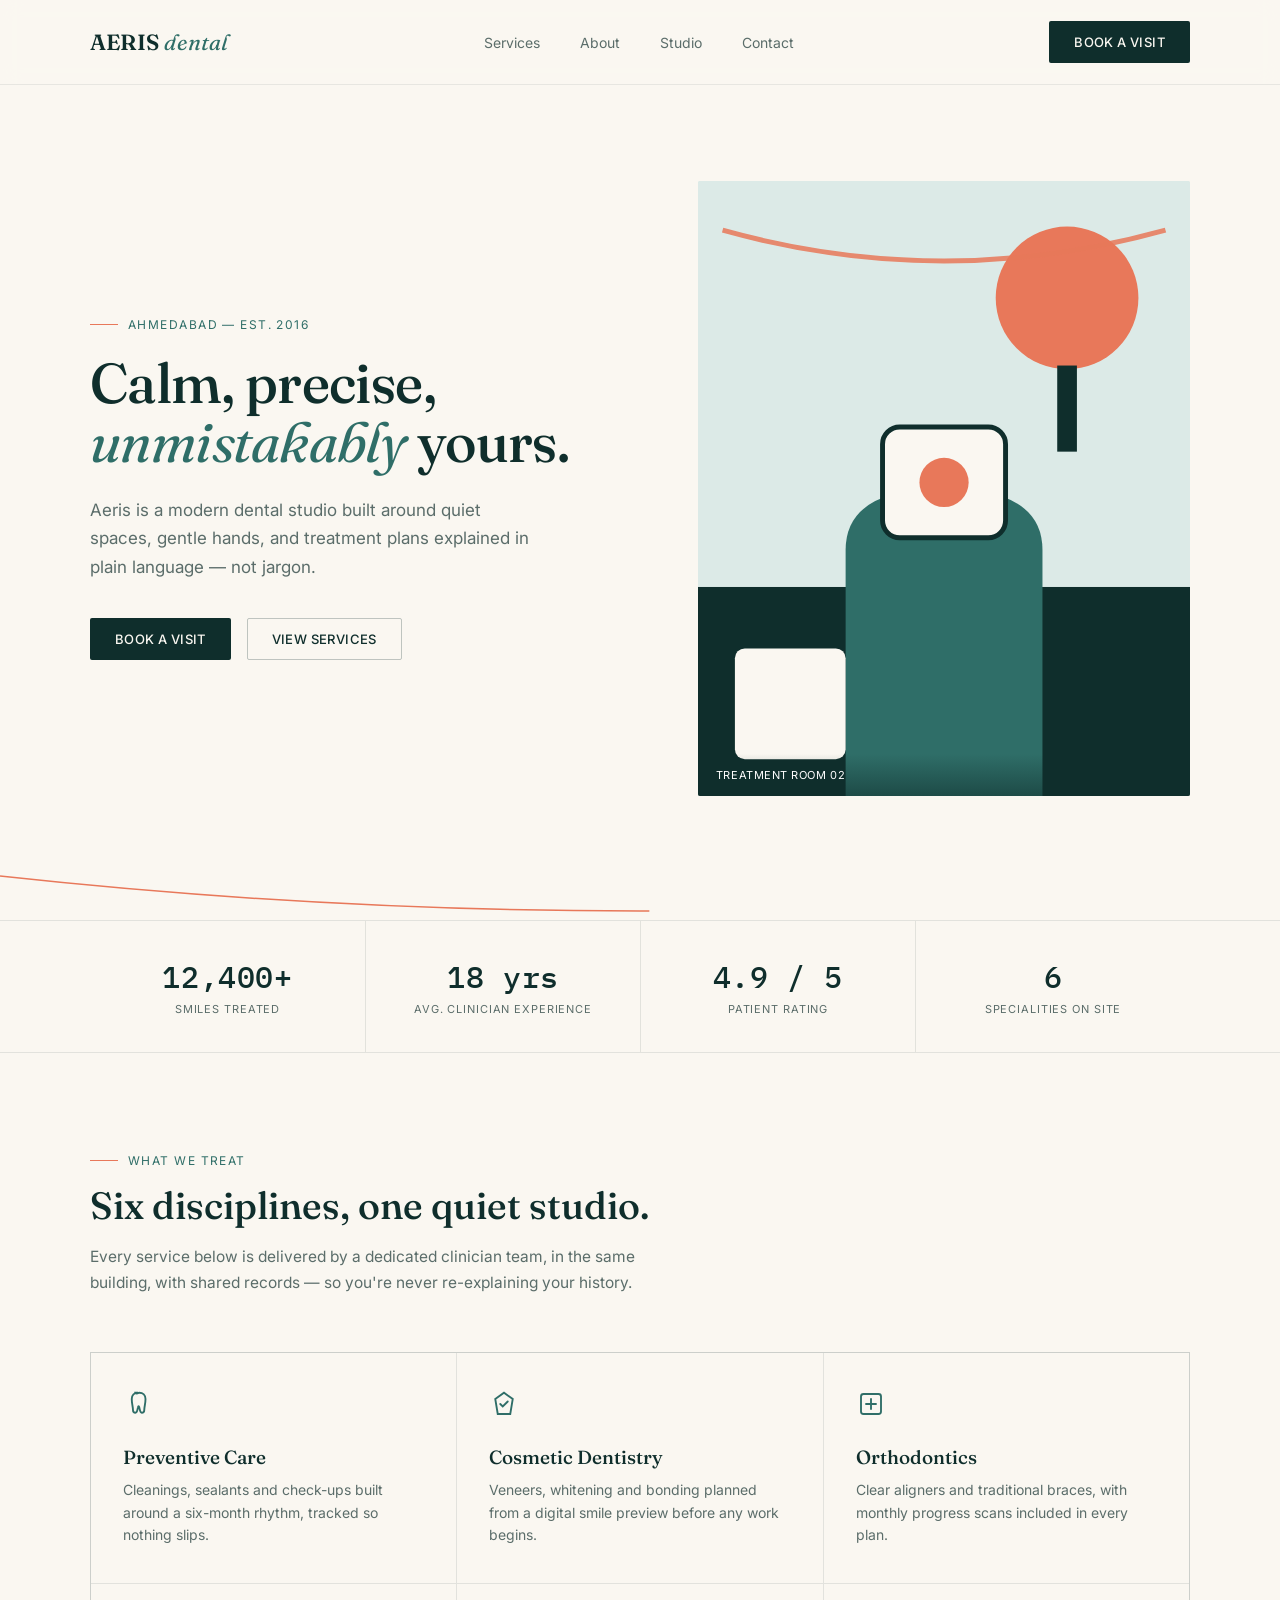
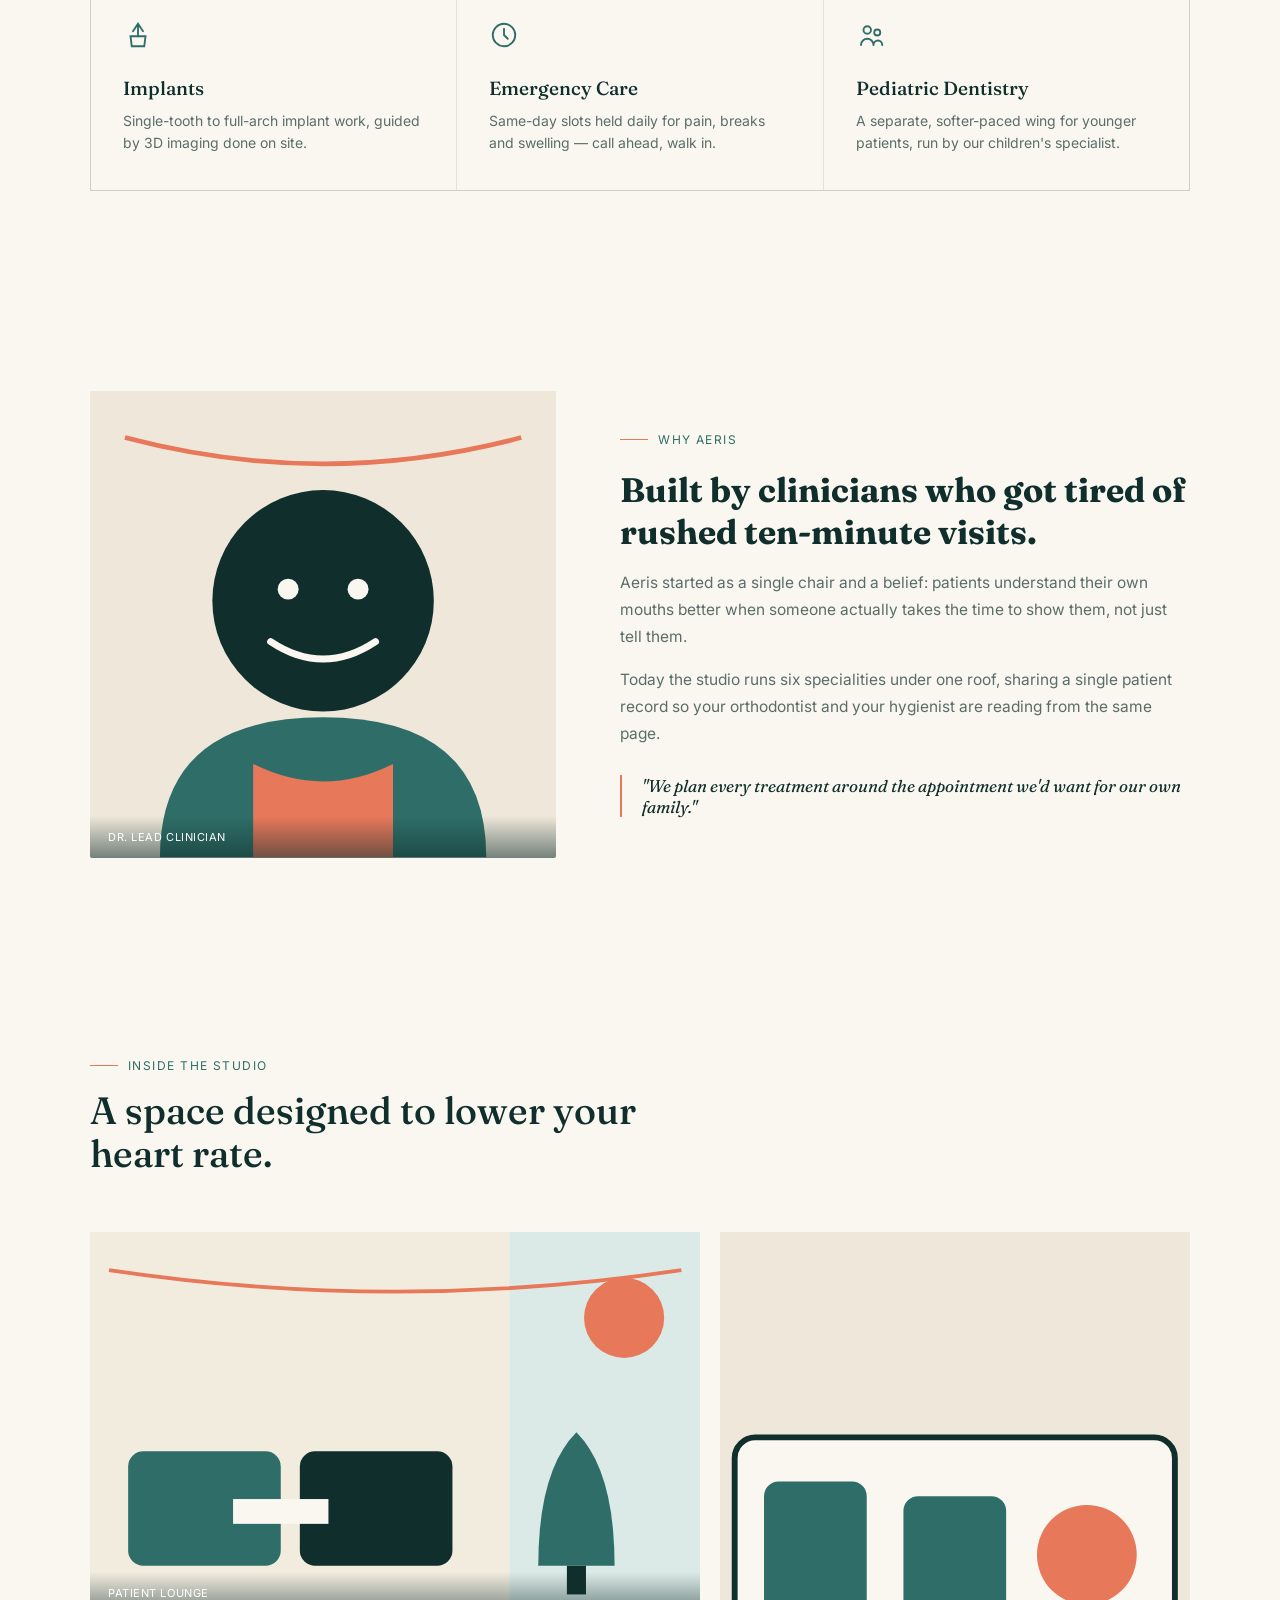
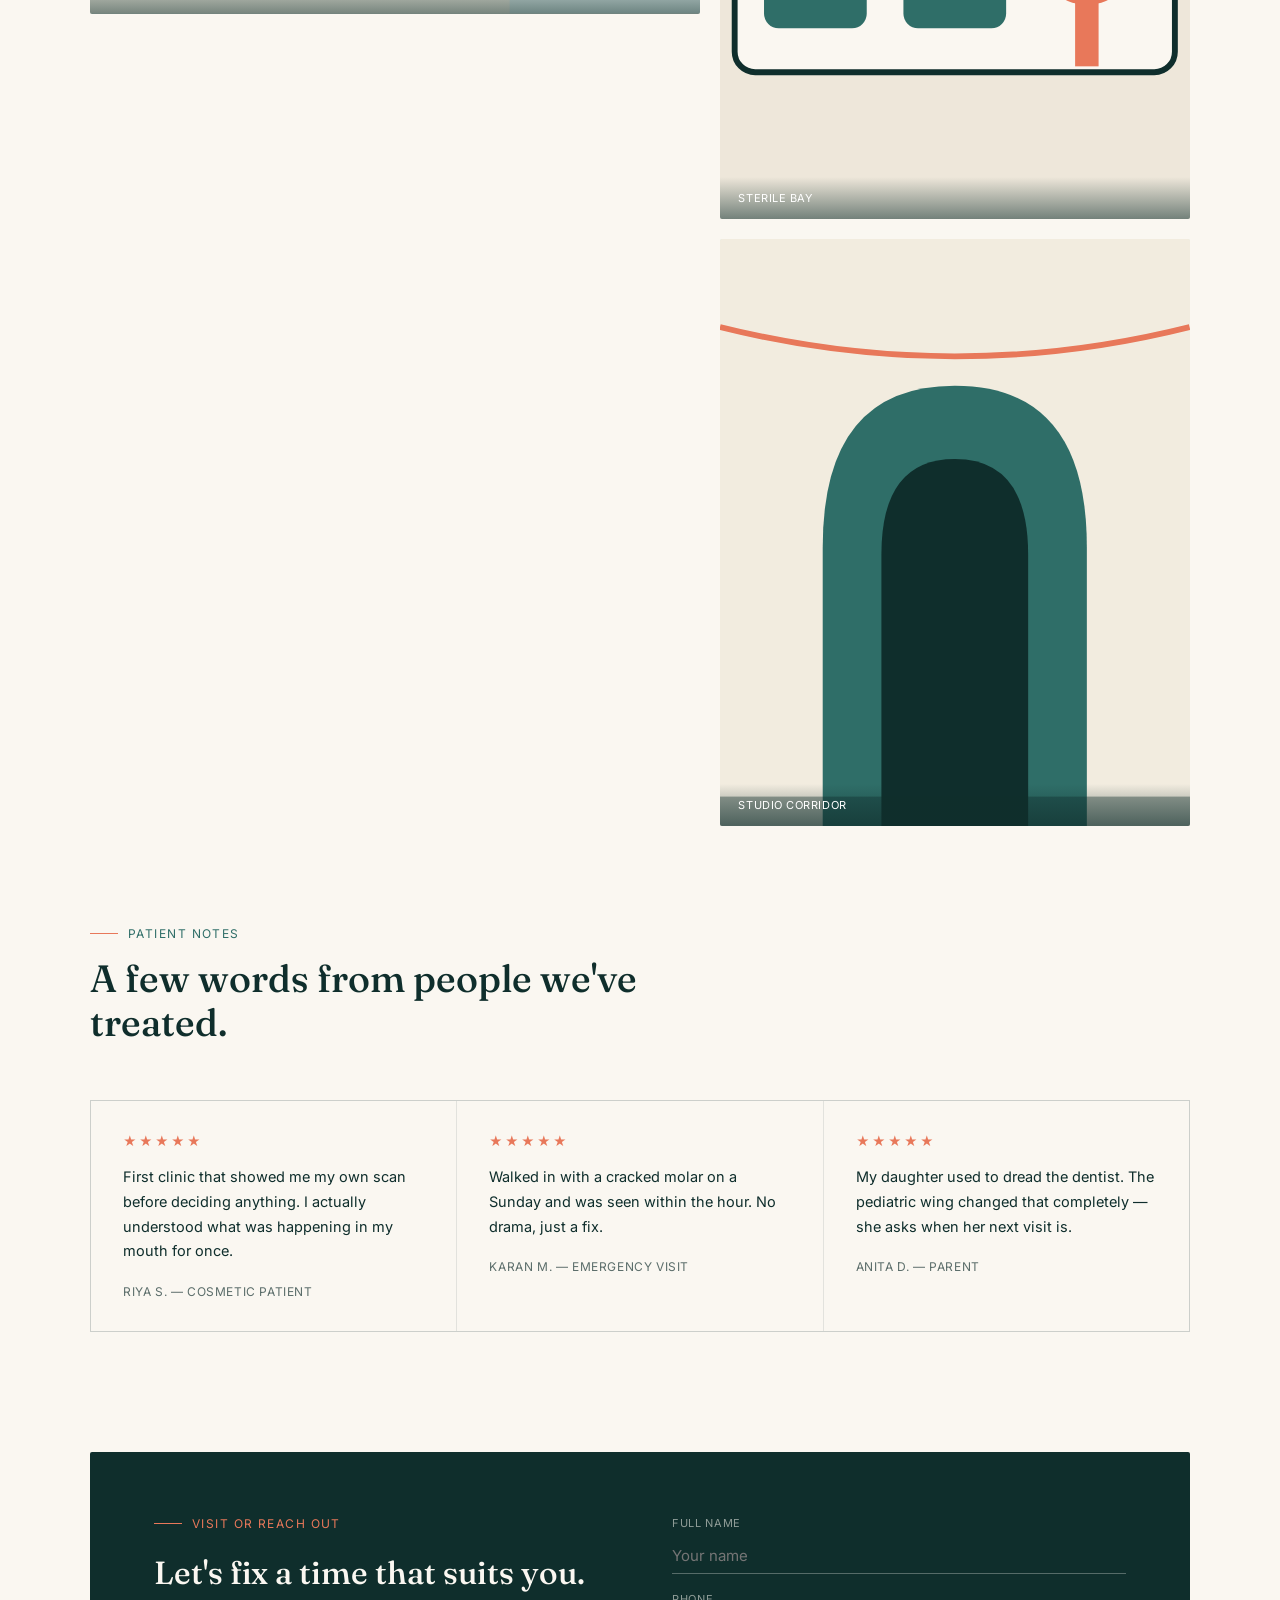
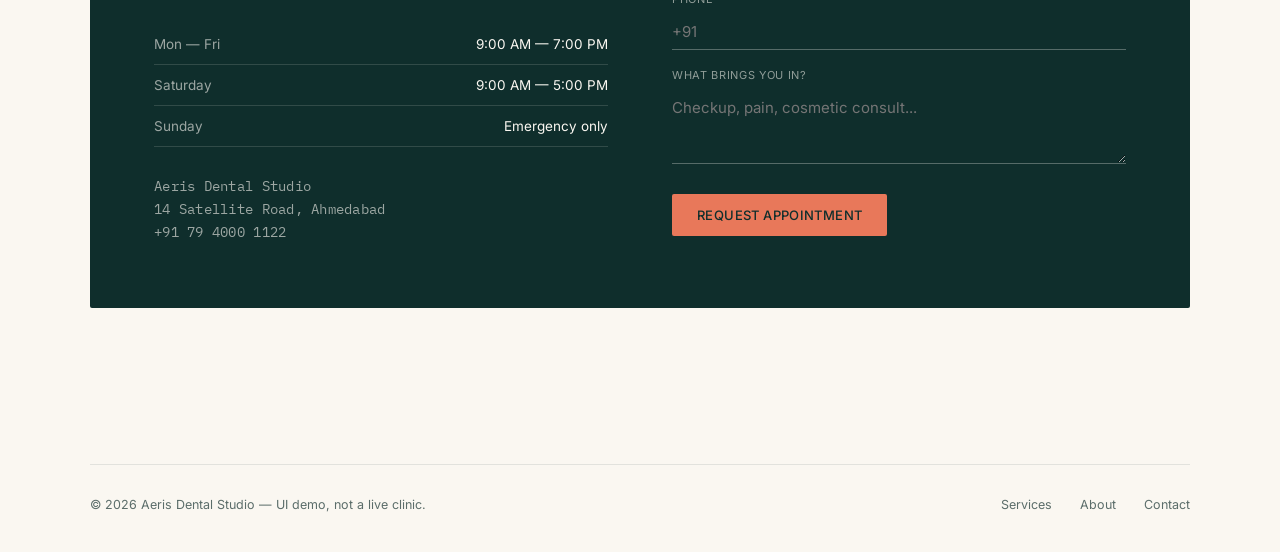
<file: aeris-dental-studio.html>
<!DOCTYPE html>
<html lang="en">
<head>
<meta charset="UTF-8">
<title>AERIS Dental Studio</title>
<meta name="viewport" content="width=device-width, initial-scale=1.0">
<link rel="preconnect" href="https://fonts.googleapis.com">
<link rel="preconnect" href="https://fonts.gstatic.com" crossorigin>
<link href="https://fonts.googleapis.com/css2?family=Fraunces:ital,opsz,wght@0,9..144,300;0,9..144,500;0,9..144,600;1,9..144,400&family=Inter:wght@400;500;600&family=IBM+Plex+Mono:wght@400;500&display=swap" rel="stylesheet">
<style>
  :root{
    --ink:#0F2E2C;
    --porcelain:#FAF7F1;
    --sage:#2F6E68;
    --sage-soft:#DCEAE7;
    --coral:#E8785A;
    --gold-line:#C9A227;
    --text-soft:#5B6D6A;
    --radius:2px;
  }

  *{box-sizing:border-box; margin:0; padding:0;}
  html{scroll-behavior:smooth;}
  body{
    background:var(--porcelain);
    color:var(--ink);
    font-family:'Inter', sans-serif;
    -webkit-font-smoothing:antialiased;
    overflow-x:hidden;
  }
  .display{ font-family:'Fraunces', serif; }
  .mono{ font-family:'IBM Plex Mono', monospace; letter-spacing:0.02em; }

  a{ color:inherit; text-decoration:none; }
  .wrap{ max-width:1180px; margin:0 auto; padding:0 40px; }

  /* ---------- nav ---------- */
  header{
    position:sticky; top:0; z-index:50;
    background:rgba(250,247,241,0.88);
    backdrop-filter:blur(10px);
    border-bottom:1px solid rgba(15,46,44,0.08);
  }
  nav{ display:flex; align-items:center; justify-content:space-between; height:84px; }
  .logo{ font-family:'Fraunces', serif; font-size:22px; font-weight:600; letter-spacing:0.01em; }
  .logo span{ color:var(--sage); font-style:italic; font-weight:400; }
  .nav-links{ display:flex; gap:40px; font-size:14px; color:var(--text-soft); }
  .nav-links a{ position:relative; padding:4px 0; transition:color .2s ease; }
  .nav-links a:hover{ color:var(--ink); }
  .nav-links a::after{
    content:''; position:absolute; left:0; bottom:-2px; width:0; height:1px; background:var(--coral);
    transition:width .25s ease;
  }
  .nav-links a:hover::after{ width:100%; }
  .btn{
    display:inline-flex; align-items:center; gap:8px;
    padding:12px 24px; border-radius:var(--radius);
    font-size:13px; font-weight:500; letter-spacing:0.03em; text-transform:uppercase;
    cursor:pointer; border:1px solid transparent; transition:all .2s ease;
  }
  .btn-primary{ background:var(--ink); color:var(--porcelain); }
  .btn-primary:hover{ background:var(--sage); }
  .btn-ghost{ border-color:rgba(15,46,44,0.25); color:var(--ink); }
  .btn-ghost:hover{ border-color:var(--ink); }

  /* ---------- smile arc signature ---------- */
  .arc-divider{ width:100%; height:64px; display:block; margin:0 auto; }
  .arc-divider path{
    fill:none; stroke:var(--coral); stroke-width:1.5;
    stroke-dasharray:600; stroke-dashoffset:600;
    animation:draw 1.8s ease forwards;
  }
  @keyframes draw{ to{ stroke-dashoffset:0; } }

  /* ---------- hero ---------- */
  .hero{ padding:96px 0 60px; }
  .hero-grid{ display:grid; grid-template-columns:1.05fr 0.95fr; gap:64px; align-items:center; }
  .eyebrow{
    font-size:12px; text-transform:uppercase; letter-spacing:0.12em; color:var(--sage);
    display:flex; align-items:center; gap:10px; margin-bottom:22px;
  }
  .eyebrow::before{ content:''; width:28px; height:1px; background:var(--coral); }
  h1.hero-head{
    font-size:56px; line-height:1.05; font-weight:500; letter-spacing:-0.01em;
  }
  h1.hero-head em{ font-style:italic; color:var(--sage); font-weight:400; }
  .hero p.lead{ margin-top:24px; font-size:17px; line-height:1.7; color:var(--text-soft); max-width:440px; }
  .hero-actions{ display:flex; gap:16px; margin-top:36px; }

  .img-frame{
    position:relative; border-radius:var(--radius); overflow:hidden;
    background:linear-gradient(135deg, var(--sage-soft), #EEE7DA);
    aspect-ratio:4/5;
  }
  .img-frame svg.illo{ width:100%; height:100%; display:block; }
  .img-frame.wide{ aspect-ratio:16/10; }
  .img-frame.square{ aspect-ratio:1/1; }
  .frame-caption{
    position:absolute; bottom:0; left:0; right:0; padding:14px 18px;
    font-size:11px; letter-spacing:0.05em; text-transform:uppercase;
    color:#fff; background:linear-gradient(to top, rgba(15,46,44,0.55), transparent);
  }

  /* ---------- stats ---------- */
  .stats{ border-top:1px solid rgba(15,46,44,0.1); border-bottom:1px solid rgba(15,46,44,0.1); }
  .stats-grid{ display:grid; grid-template-columns:repeat(4,1fr); }
  .stat{ padding:36px 24px; text-align:center; border-left:1px solid rgba(15,46,44,0.1); }
  .stat:first-child{ border-left:none; }
  .stat .num{ font-size:30px; font-weight:500; color:var(--ink); }
  .stat .label{ margin-top:6px; font-size:11px; text-transform:uppercase; letter-spacing:0.08em; color:var(--text-soft); }

  /* ---------- section shell ---------- */
  section.block{ padding:100px 0; }
  .section-head{ max-width:560px; margin-bottom:56px; }
  .section-head .eyebrow{ margin-bottom:16px; }
  .section-head h2{ font-size:38px; font-weight:500; line-height:1.15; }
  .section-head p{ margin-top:16px; color:var(--text-soft); font-size:15.5px; line-height:1.7; }

  /* ---------- services ---------- */
  .services-grid{ display:grid; grid-template-columns:repeat(3,1fr); gap:1px; background:rgba(15,46,44,0.1); border:1px solid rgba(15,46,44,0.1); }
  .service-card{ background:var(--porcelain); padding:36px 32px; transition:background .2s ease; }
  .service-card:hover{ background:#fff; }
  .service-card svg{ width:30px; height:30px; stroke:var(--sage); }
  .service-card h3{ margin-top:22px; font-family:'Fraunces', serif; font-weight:500; font-size:19px; }
  .service-card p{ margin-top:10px; font-size:14px; color:var(--text-soft); line-height:1.6; }

  /* ---------- about ---------- */
  .about-grid{ display:grid; grid-template-columns:0.9fr 1.1fr; gap:64px; align-items:center; }
  .about-grid .copy p{ margin-top:16px; color:var(--text-soft); font-size:15.5px; line-height:1.75; }
  .quote-tag{
    margin-top:28px; padding-left:20px; border-left:2px solid var(--coral);
    font-family:'Fraunces', serif; font-style:italic; font-size:17px; color:var(--ink);
  }

  /* ---------- gallery ---------- */
  .gallery-grid{ display:grid; grid-template-columns:1.3fr 1fr; grid-template-rows:auto auto; gap:20px; }
  .gallery-grid .g1{ grid-row:span 2; }

  /* ---------- testimonials ---------- */
  .testi-grid{ display:grid; grid-template-columns:repeat(3,1fr); gap:1px; background:rgba(15,46,44,0.1); border:1px solid rgba(15,46,44,0.1); }
  .testi-card{ background:var(--porcelain); padding:32px; }
  .stars{ color:var(--coral); font-size:13px; letter-spacing:2px; }
  .testi-card p.body{ margin-top:16px; font-size:14.5px; line-height:1.7; color:var(--ink); }
  .testi-card .who{ margin-top:20px; font-size:12px; color:var(--text-soft); text-transform:uppercase; letter-spacing:0.05em; }

  /* ---------- contact ---------- */
  .contact-shell{
    background:var(--ink); color:var(--porcelain); border-radius:var(--radius);
    padding:64px; display:grid; grid-template-columns:1fr 1fr; gap:64px;
  }
  .contact-shell h2{ font-size:32px; font-weight:500; }
  .hours-row{ display:flex; justify-content:space-between; padding:12px 0; border-bottom:1px solid rgba(250,247,241,0.14); font-size:13.5px; }
  .hours-row .day{ color:rgba(250,247,241,0.6); }
  .field{ margin-bottom:18px; }
  .field label{ display:block; font-size:11px; text-transform:uppercase; letter-spacing:0.06em; color:rgba(250,247,241,0.55); margin-bottom:8px; }
  .field input, .field textarea{
    width:100%; background:transparent; border:none; border-bottom:1px solid rgba(250,247,241,0.3);
    color:var(--porcelain); font-family:'Inter'; font-size:15px; padding:8px 0; outline:none;
  }
  .field input:focus, .field textarea:focus{ border-color:var(--coral); }
  .contact-shell .btn-primary{ background:var(--coral); color:var(--ink); margin-top:8px; }
  .contact-shell .btn-primary:hover{ background:#f09378; }

  /* ---------- footer ---------- */
  footer{ padding:56px 0 40px; }
  .footer-row{ display:flex; justify-content:space-between; align-items:center; padding-top:32px; border-top:1px solid rgba(15,46,44,0.1); font-size:12.5px; color:var(--text-soft); }
  .footer-links{ display:flex; gap:28px; }

  @media (max-width:860px){
    .wrap{ padding:0 22px; }
    .hero-grid, .about-grid, .contact-shell{ grid-template-columns:1fr; }
    h1.hero-head{ font-size:38px; }
    .stats-grid, .services-grid, .testi-grid{ grid-template-columns:1fr; }
    .stat{ border-left:none; border-top:1px solid rgba(15,46,44,0.1); }
    .stat:first-child{ border-top:none; }
    .contact-shell{ padding:36px; }
    .gallery-grid{ grid-template-columns:1fr; }
    .gallery-grid .g1{ grid-row:auto; }
  }

  @media (prefers-reduced-motion: reduce){
    .arc-divider path{ animation:none; stroke-dashoffset:0; }
    .shimmer{ animation:none; }
  }
</style>
</head>
<body>

<header>
  <div class="wrap">
    <nav>
      <div class="logo">AERIS <span>dental</span></div>
      <div class="nav-links">
        <a href="#services">Services</a>
        <a href="#about">About</a>
        <a href="#gallery">Studio</a>
        <a href="#contact">Contact</a>
      </div>
      <div class="btn btn-primary">Book a Visit</div>
    </nav>
  </div>
</header>

<section class="hero">
  <div class="wrap hero-grid">
    <div>
      <div class="eyebrow">Ahmedabad &mdash; Est. 2016</div>
      <h1 class="hero-head display">Calm, precise,<br><em>unmistakably</em> yours.</h1>
      <p class="lead">Aeris is a modern dental studio built around quiet spaces, gentle hands, and treatment plans explained in plain language &mdash; not jargon.</p>
      <div class="hero-actions">
        <div class="btn btn-primary">Book a Visit</div>
        <div class="btn btn-ghost">View Services</div>
      </div>
    </div>
    <div class="img-frame">
      <svg class="illo" viewBox="0 0 400 500" preserveAspectRatio="xMidYMid slice">
        <rect width="400" height="500" fill="#DCEAE7"/>
        <rect x="0" y="330" width="400" height="170" fill="#0F2E2C"/>
        <circle cx="300" cy="95" r="58" fill="#E8785A"/>
        <rect x="292" y="150" width="16" height="70" fill="#0F2E2C"/>
        <path d="M120 500 V300 Q120 250 200 250 Q280 250 280 300 V500 Z" fill="#2F6E68"/>
        <rect x="150" y="200" width="100" height="90" rx="14" fill="#FAF7F1" stroke="#0F2E2C" stroke-width="4"/>
        <circle cx="200" cy="245" r="20" fill="#E8785A"/>
        <rect x="30" y="380" width="90" height="90" rx="8" fill="#FAF7F1"/>
        <path d="M20 40 Q 200 90 380 40" fill="none" stroke="#E8785A" stroke-width="4" opacity="0.85"/>
      </svg>
      <div class="frame-caption">Treatment Room 02</div>
    </div>
  </div>
</section>

<svg class="arc-divider" viewBox="0 0 1180 64" preserveAspectRatio="none">
  <path d="M 0 20 Q 590 90 1180 20" />
</svg>

<section class="stats">
  <div class="wrap stats-grid">
    <div class="stat"><div class="num mono">12,400+</div><div class="label">Smiles treated</div></div>
    <div class="stat"><div class="num mono">18 yrs</div><div class="label">Avg. clinician experience</div></div>
    <div class="stat"><div class="num mono">4.9 / 5</div><div class="label">Patient rating</div></div>
    <div class="stat"><div class="num mono">6</div><div class="label">Specialities on site</div></div>
  </div>
</section>

<section class="block" id="services">
  <div class="wrap">
    <div class="section-head">
      <div class="eyebrow">What we treat</div>
      <h2 class="display">Six disciplines, one quiet studio.</h2>
      <p>Every service below is delivered by a dedicated clinician team, in the same building, with shared records &mdash; so you're never re-explaining your history.</p>
    </div>
    <div class="services-grid">

      <div class="service-card">
        <svg viewBox="0 0 24 24" fill="none" stroke-width="1.5" stroke-linecap="round"><path d="M12 3c-3 0-5 2-5 5 0 4 1 6 1 9 0 1.5 1 2 2 2 1.5 0 1.5-2.5 2-4.5.2-1 .5-1 1 0 .5 2 .5 4.5 2 4.5 1 0 2-.5 2-2 0-3 1-5 1-9 0-3-2-5-5-5-.7 0-1 .3-1.5.5-.3.1-.7.1-1 0-.5-.2-.8-.5-1.5-.5z"/></svg>
        <h3 class="display">Preventive Care</h3>
        <p>Cleanings, sealants and check-ups built around a six-month rhythm, tracked so nothing slips.</p>
      </div>

      <div class="service-card">
        <svg viewBox="0 0 24 24" fill="none" stroke-width="1.5" stroke-linecap="round"><path d="M5 8l7-5 7 5-2 12H7z"/><path d="M9 12l2 2 4-4"/></svg>
        <h3 class="display">Cosmetic Dentistry</h3>
        <p>Veneers, whitening and bonding planned from a digital smile preview before any work begins.</p>
      </div>

      <div class="service-card">
        <svg viewBox="0 0 24 24" fill="none" stroke-width="1.5" stroke-linecap="round"><rect x="4" y="4" width="16" height="16" rx="2"/><path d="M8 12h8M12 8v8"/></svg>
        <h3 class="display">Orthodontics</h3>
        <p>Clear aligners and traditional braces, with monthly progress scans included in every plan.</p>
      </div>

      <div class="service-card">
        <svg viewBox="0 0 24 24" fill="none" stroke-width="1.5" stroke-linecap="round"><path d="M12 3v10M8 9l4-6 4 6"/><path d="M6 13h12l-1 8H7z"/></svg>
        <h3 class="display">Implants</h3>
        <p>Single-tooth to full-arch implant work, guided by 3D imaging done on site.</p>
      </div>

      <div class="service-card">
        <svg viewBox="0 0 24 24" fill="none" stroke-width="1.5" stroke-linecap="round"><circle cx="12" cy="12" r="9"/><path d="M12 7v5l3 3"/></svg>
        <h3 class="display">Emergency Care</h3>
        <p>Same-day slots held daily for pain, breaks and swelling &mdash; call ahead, walk in.</p>
      </div>

      <div class="service-card">
        <svg viewBox="0 0 24 24" fill="none" stroke-width="1.5" stroke-linecap="round"><circle cx="9" cy="8" r="3"/><circle cx="17" cy="10" r="2.4"/><path d="M4 20c0-3 2.5-5 5-5s5 2 5 5M14 20c0-2 1.6-3.6 3.6-3.6S21 18 21 20"/></svg>
        <h3 class="display">Pediatric Dentistry</h3>
        <p>A separate, softer-paced wing for younger patients, run by our children's specialist.</p>
      </div>

    </div>
  </div>
</section>

<section class="block" id="about">
  <div class="wrap about-grid">
    <div class="img-frame square">
      <svg class="illo" viewBox="0 0 400 400" preserveAspectRatio="xMidYMid slice">
        <rect width="400" height="400" fill="#EEE7DA"/>
        <path d="M60 400 Q60 280 200 280 Q340 280 340 400 Z" fill="#2F6E68"/>
        <path d="M140 320 Q200 350 260 320 L260 400 L140 400 Z" fill="#E8785A"/>
        <circle cx="200" cy="180" r="95" fill="#0F2E2C"/>
        <circle cx="170" cy="170" r="9" fill="#FAF7F1"/>
        <circle cx="230" cy="170" r="9" fill="#FAF7F1"/>
        <path d="M155 215 Q200 245 245 215" fill="none" stroke="#FAF7F1" stroke-width="6" stroke-linecap="round"/>
        <path d="M30 40 Q 200 85 370 40" fill="none" stroke="#E8785A" stroke-width="4"/>
      </svg>
      <div class="frame-caption">Dr. lead clinician</div>
    </div>
    <div class="copy">
      <div class="eyebrow">Why Aeris</div>
      <h2 class="display" style="font-size:34px;">Built by clinicians who got tired of rushed ten-minute visits.</h2>
      <p>Aeris started as a single chair and a belief: patients understand their own mouths better when someone actually takes the time to show them, not just tell them.</p>
      <p>Today the studio runs six specialities under one roof, sharing a single patient record so your orthodontist and your hygienist are reading from the same page.</p>
      <div class="quote-tag">"We plan every treatment around the appointment we'd want for our own family."</div>
    </div>
  </div>
</section>

<section class="block" id="gallery">
  <div class="wrap">
    <div class="section-head">
      <div class="eyebrow">Inside the studio</div>
      <h2 class="display">A space designed to lower your heart rate.</h2>
    </div>
    <div class="gallery-grid">
      <div class="img-frame wide g1">
        <svg class="illo" viewBox="0 0 640 400" preserveAspectRatio="xMidYMid slice">
          <rect width="640" height="400" fill="#F2ECDF"/>
          <rect x="440" y="0" width="200" height="400" fill="#DCEAE7"/>
          <circle cx="560" cy="90" r="42" fill="#E8785A"/>
          <rect x="40" y="230" width="160" height="120" rx="16" fill="#2F6E68"/>
          <rect x="220" y="230" width="160" height="120" rx="16" fill="#0F2E2C"/>
          <rect x="150" y="280" width="100" height="26" fill="#FAF7F1"/>
          <path d="M470 350 Q470 250 510 210 Q550 250 550 350 Z" fill="#2F6E68"/>
          <rect x="500" y="350" width="20" height="30" fill="#0F2E2C"/>
          <path d="M20 40 Q 320 85 620 40" fill="none" stroke="#E8785A" stroke-width="4"/>
        </svg>
        <div class="frame-caption">Patient Lounge</div>
      </div>
      <div class="img-frame">
        <svg class="illo" viewBox="0 0 400 400" preserveAspectRatio="xMidYMid slice">
          <rect width="400" height="400" fill="#EEE7DA"/>
          <rect x="50" y="140" width="300" height="160" rx="14" fill="#FAF7F1" stroke="#0F2E2C" stroke-width="4"/>
          <rect x="70" y="170" width="70" height="100" rx="10" fill="#2F6E68"/>
          <rect x="165" y="180" width="70" height="90" rx="10" fill="#2F6E68"/>
          <circle cx="290" cy="220" r="34" fill="#E8785A"/>
          <rect x="282" y="250" width="16" height="46" fill="#E8785A"/>
        </svg>
        <div class="frame-caption">Sterile Bay</div>
      </div>
      <div class="img-frame">
        <svg class="illo" viewBox="0 0 400 400" preserveAspectRatio="xMidYMid slice">
          <rect width="400" height="400" fill="#F2ECDF"/>
          <path d="M110 400 V210 Q110 100 200 100 Q290 100 290 210 V400 Z" fill="#2F6E68"/>
          <path d="M150 400 V215 Q150 150 200 150 Q250 150 250 215 V400 Z" fill="#0F2E2C"/>
          <rect x="0" y="380" width="400" height="20" fill="#0F2E2C" opacity="0.4"/>
          <path d="M40 60 Q 200 100 360 60" fill="none" stroke="#E8785A" stroke-width="4"/>
        </svg>
        <div class="frame-caption">Studio Corridor</div>
      </div>
    </div>
  </div>
</section>

<section class="block" style="padding-top:0;">
  <div class="wrap">
    <div class="section-head">
      <div class="eyebrow">Patient notes</div>
      <h2 class="display">A few words from people we've treated.</h2>
    </div>
    <div class="testi-grid">
      <div class="testi-card">
        <div class="stars">★★★★★</div>
        <p class="body">First clinic that showed me my own scan before deciding anything. I actually understood what was happening in my mouth for once.</p>
        <div class="who">Riya S. &mdash; Cosmetic patient</div>
      </div>
      <div class="testi-card">
        <div class="stars">★★★★★</div>
        <p class="body">Walked in with a cracked molar on a Sunday and was seen within the hour. No drama, just a fix.</p>
        <div class="who">Karan M. &mdash; Emergency visit</div>
      </div>
      <div class="testi-card">
        <div class="stars">★★★★★</div>
        <p class="body">My daughter used to dread the dentist. The pediatric wing changed that completely &mdash; she asks when her next visit is.</p>
        <div class="who">Anita D. &mdash; Parent</div>
      </div>
    </div>
  </div>
</section>

<section class="block" id="contact" style="padding-top:20px;">
  <div class="wrap">
    <div class="contact-shell">
      <div>
        <div class="eyebrow" style="color:var(--coral);">Visit or reach out</div>
        <h2 class="display">Let's fix a time that suits you.</h2>
        <div style="margin-top:32px;">
          <div class="hours-row"><span class="day">Mon &mdash; Fri</span><span>9:00 AM &mdash; 7:00 PM</span></div>
          <div class="hours-row"><span class="day">Saturday</span><span>9:00 AM &mdash; 5:00 PM</span></div>
          <div class="hours-row"><span class="day">Sunday</span><span>Emergency only</span></div>
        </div>
        <p style="margin-top:28px; font-size:13.5px; color:rgba(250,247,241,0.6); line-height:1.7;" class="mono">
          Aeris Dental Studio<br>
          14 Satellite Road, Ahmedabad<br>
          +91 79 4000 1122
        </p>
      </div>
      <div>
        <div class="field"><label>Full name</label><input type="text" placeholder="Your name"></div>
        <div class="field"><label>Phone</label><input type="text" placeholder="+91"></div>
        <div class="field"><label>What brings you in?</label><textarea rows="3" placeholder="Checkup, pain, cosmetic consult..."></textarea></div>
        <div class="btn btn-primary">Request Appointment</div>
      </div>
    </div>
  </div>
</section>

<footer>
  <div class="wrap">
    <div class="footer-row">
      <div>© 2026 Aeris Dental Studio &mdash; UI demo, not a live clinic.</div>
      <div class="footer-links">
        <a href="#services">Services</a>
        <a href="#about">About</a>
        <a href="#contact">Contact</a>
      </div>
    </div>
  </div>
</footer>


</body>
</html>
</file>
